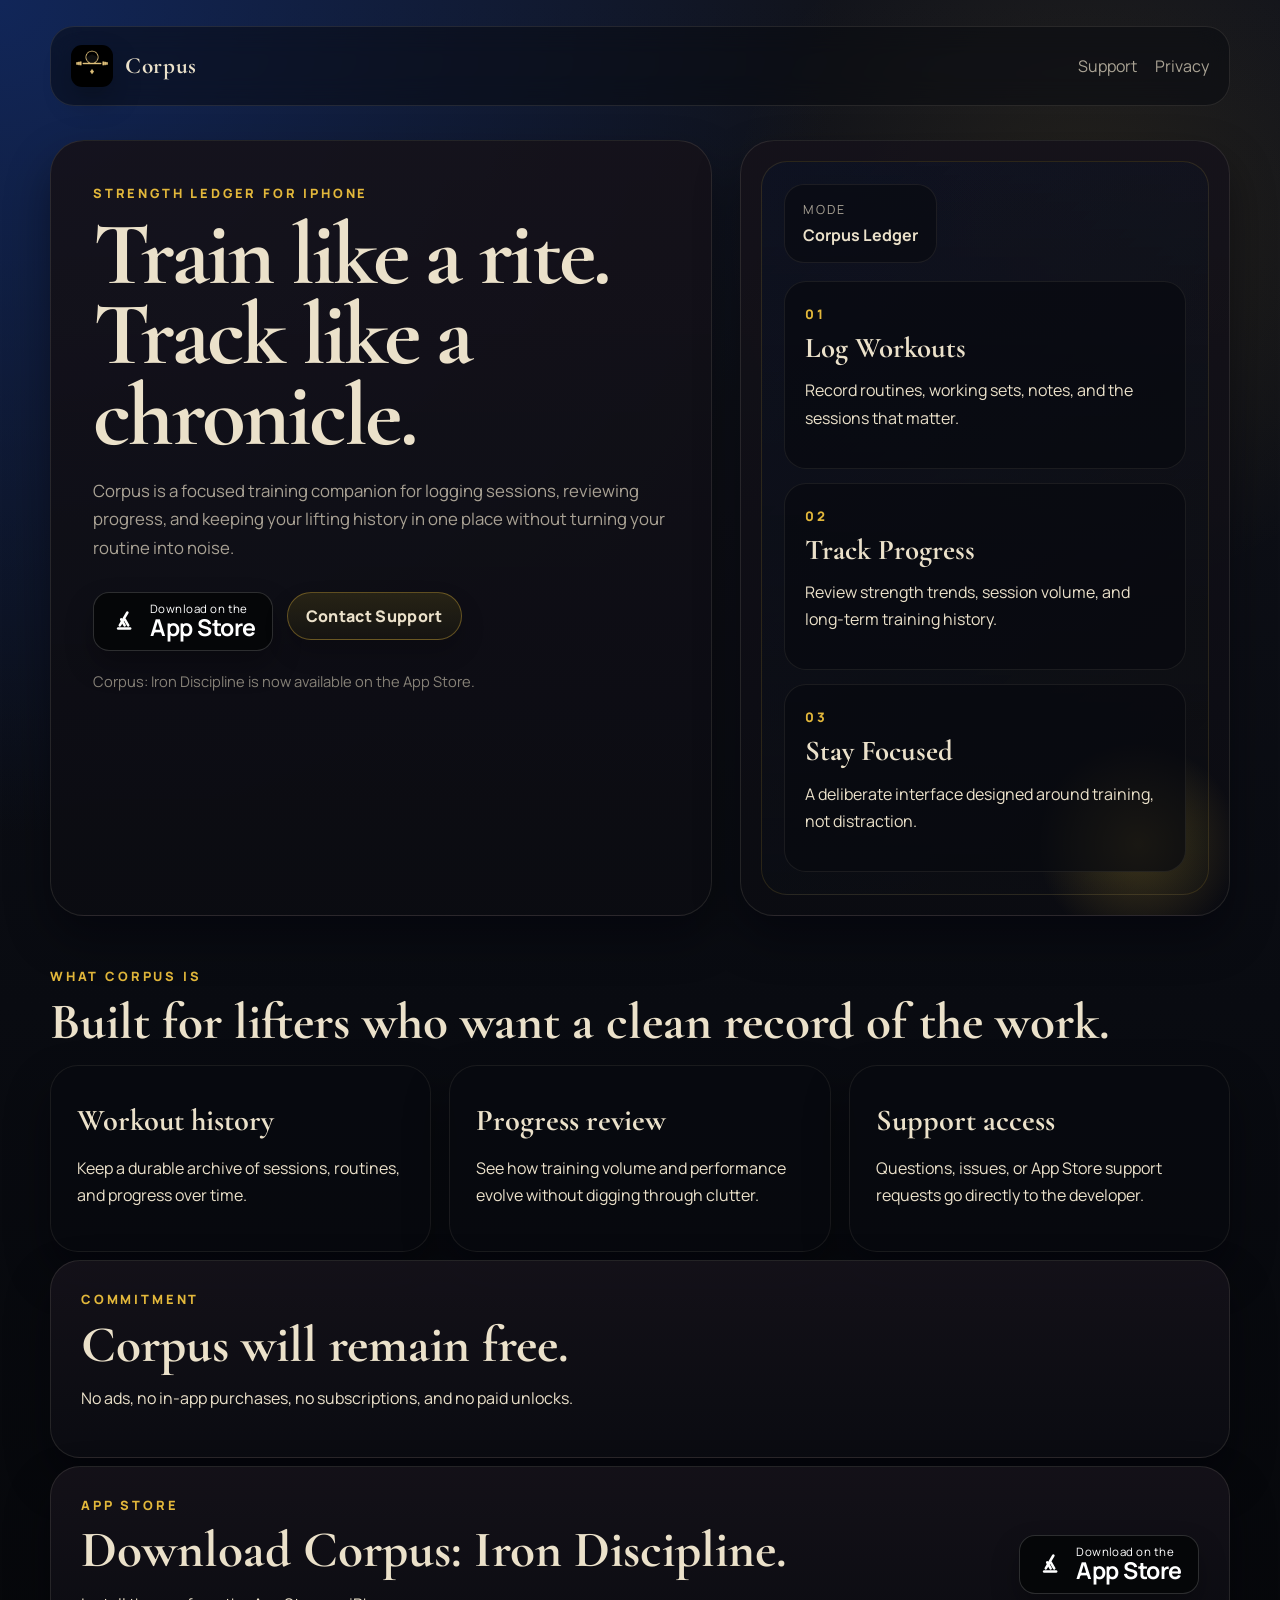
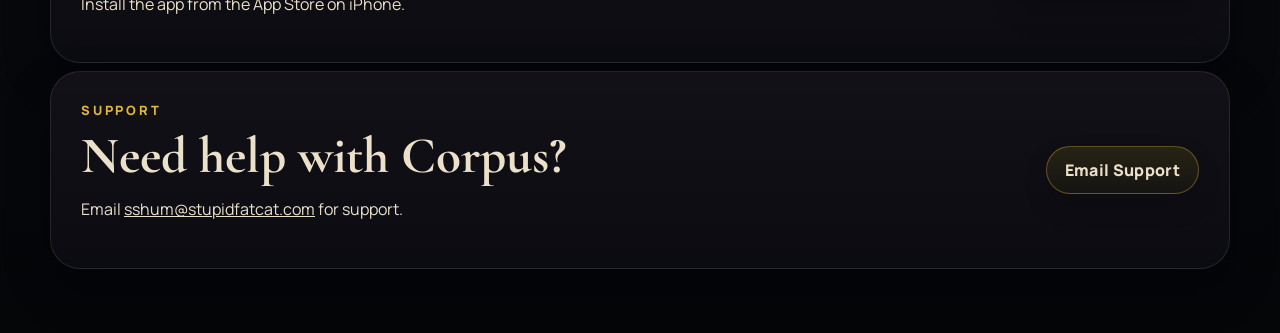
<file: index.html>
<!DOCTYPE html>
<html lang="en">
<head>
  <meta charset="UTF-8">
  <meta name="viewport" content="width=device-width, initial-scale=1.0">
  <title>Corpus</title>
  <meta
    name="description"
    content="Corpus is a ritual-styled strength training log for tracking workouts, progress, and recovery on iPhone."
  >
  <link rel="preconnect" href="https://fonts.googleapis.com">
  <link rel="preconnect" href="https://fonts.gstatic.com" crossorigin>
  <link
    href="https://fonts.googleapis.com/css2?family=Cormorant+Garamond:wght@500;600;700&family=Manrope:wght@400;500;600;700;800&display=swap"
    rel="stylesheet"
  >
  <link rel="stylesheet" href="./styles.css">
  <link rel="icon" type="image/png" href="./assets/app-icon.png">
</head>
<body>
  <div class="page-shell">
    <header class="hero">
      <nav class="topbar">
        <div class="brand-mark">
          <img src="./assets/app-icon.png" alt="Corpus app icon" class="brand-icon">
          <span class="brand-word">Corpus</span>
        </div>
        <div class="topbar-links">
          <a href="mailto:sshum@stupidfatcat.com">Support</a>
          <a href="./privacy.html">Privacy</a>
        </div>
      </nav>

      <section class="hero-grid">
        <div class="hero-copy">
          <p class="eyebrow">Strength Ledger for iPhone</p>
          <h1>Train like a rite.<br>Track like a chronicle.</h1>
          <p class="lede">
            Corpus is a focused training companion for logging sessions, reviewing progress,
            and keeping your lifting history in one place without turning your routine into noise.
          </p>
          <div class="hero-actions">
            <a
              class="app-store-badge"
              href="https://apps.apple.com/us/app/corpus-iron-discipline/id6760604438"
              target="_blank"
              rel="noreferrer"
              aria-label="Download Corpus: Iron Discipline on the App Store"
            >
              <svg viewBox="0 0 24 24" aria-hidden="true">
                <path d="M7 18.5h10.25"/>
                <path d="M8.4 15.7 14.9 4.7"/>
                <path d="M12.55 15.7 9.6 10.65"/>
                <path d="M15.6 15.7 12.75 10.8"/>
              </svg>
              <span class="badge-copy">
                <span class="badge-kicker">Download on the</span>
                <span class="badge-title">App Store</span>
              </span>
            </a>
            <a class="button primary" href="mailto:sshum@stupidfatcat.com">Contact Support</a>
          </div>
          <p class="meta">
            Corpus: Iron Discipline is now available on the App Store.
          </p>
        </div>

        <div class="hero-panel">
          <div class="panel-frame">
            <div class="panel-glow"></div>
            <div class="stat-card">
              <span class="stat-label">Mode</span>
              <strong>Corpus Ledger</strong>
            </div>
            <div class="feature-list">
              <article>
                <span>01</span>
                <h2>Log Workouts</h2>
                <p>Record routines, working sets, notes, and the sessions that matter.</p>
              </article>
              <article>
                <span>02</span>
                <h2>Track Progress</h2>
                <p>Review strength trends, session volume, and long-term training history.</p>
              </article>
              <article>
                <span>03</span>
                <h2>Stay Focused</h2>
                <p>A deliberate interface designed around training, not distraction.</p>
              </article>
            </div>
          </div>
        </div>
      </section>
    </header>

    <main>
      <section class="section">
        <div class="section-heading">
          <p class="eyebrow">What Corpus Is</p>
          <h2>Built for lifters who want a clean record of the work.</h2>
        </div>
        <div class="card-grid">
          <article class="info-card">
            <h3>Workout history</h3>
            <p>Keep a durable archive of sessions, routines, and progress over time.</p>
          </article>
          <article class="info-card">
            <h3>Progress review</h3>
            <p>See how training volume and performance evolve without digging through clutter.</p>
          </article>
          <article class="info-card">
            <h3>Support access</h3>
            <p>Questions, issues, or App Store support requests go directly to the developer.</p>
          </article>
        </div>
      </section>

      <section class="section support-strip">
        <div>
          <p class="eyebrow">Commitment</p>
          <h2>Corpus will remain free.</h2>
          <p>No ads, no in-app purchases, no subscriptions, and no paid unlocks.</p>
        </div>
      </section>

      <section class="section support-strip">
        <div>
          <p class="eyebrow">App Store</p>
          <h2>Download Corpus: Iron Discipline.</h2>
          <p>Install the app from the App Store on iPhone.</p>
        </div>
        <a
          class="app-store-badge"
          href="https://apps.apple.com/us/app/corpus-iron-discipline/id6760604438"
          target="_blank"
          rel="noreferrer"
          aria-label="Download Corpus: Iron Discipline on the App Store"
        >
          <svg viewBox="0 0 24 24" aria-hidden="true">
            <path d="M7 18.5h10.25"/>
            <path d="M8.4 15.7 14.9 4.7"/>
            <path d="M12.55 15.7 9.6 10.65"/>
            <path d="M15.6 15.7 12.75 10.8"/>
          </svg>
          <span class="badge-copy">
            <span class="badge-kicker">Download on the</span>
            <span class="badge-title">App Store</span>
          </span>
        </a>
      </section>

      <section class="section support-strip">
        <div>
          <p class="eyebrow">Support</p>
          <h2>Need help with Corpus?</h2>
          <p>Email <a href="mailto:sshum@stupidfatcat.com">sshum@stupidfatcat.com</a> for support.</p>
        </div>
        <a class="button primary" href="mailto:sshum@stupidfatcat.com">Email Support</a>
      </section>
    </main>
  </div>
</body>
</html>
</file>
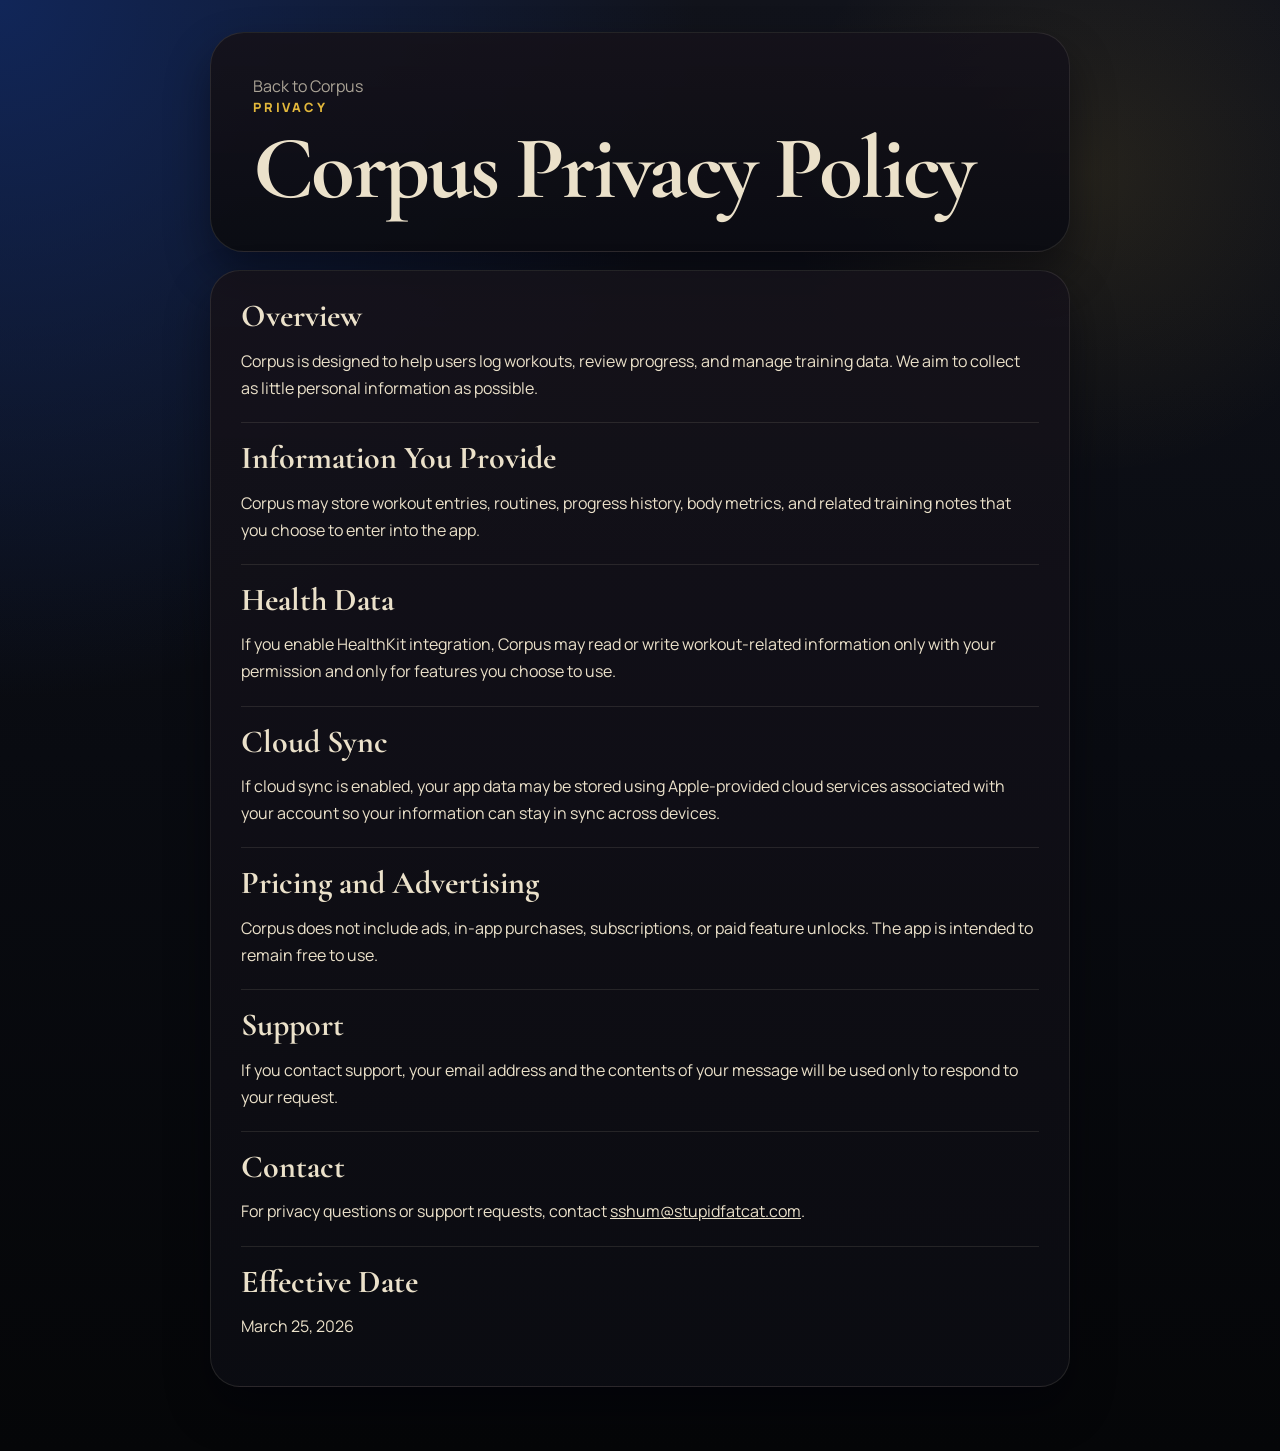
<file: privacy.html>
<!DOCTYPE html>
<html lang="en">
<head>
  <meta charset="UTF-8">
  <meta name="viewport" content="width=device-width, initial-scale=1.0">
  <title>Corpus Privacy Policy</title>
  <meta
    name="description"
    content="Privacy policy for Corpus."
  >
  <link rel="preconnect" href="https://fonts.googleapis.com">
  <link rel="preconnect" href="https://fonts.gstatic.com" crossorigin>
  <link
    href="https://fonts.googleapis.com/css2?family=Cormorant+Garamond:wght@500;600;700&family=Manrope:wght@400;500;600;700;800&display=swap"
    rel="stylesheet"
  >
  <link rel="stylesheet" href="./styles.css">
</head>
<body>
  <div class="page-shell narrow-shell">
    <header class="subpage-header">
      <a class="back-link" href="./index.html">Back to Corpus</a>
      <p class="eyebrow">Privacy</p>
      <h1>Corpus Privacy Policy</h1>
    </header>

    <main class="policy-card">
      <section>
        <h2>Overview</h2>
        <p>
          Corpus is designed to help users log workouts, review progress, and manage training data.
          We aim to collect as little personal information as possible.
        </p>
      </section>

      <section>
        <h2>Information You Provide</h2>
        <p>
          Corpus may store workout entries, routines, progress history, body metrics, and related
          training notes that you choose to enter into the app.
        </p>
      </section>

      <section>
        <h2>Health Data</h2>
        <p>
          If you enable HealthKit integration, Corpus may read or write workout-related information
          only with your permission and only for features you choose to use.
        </p>
      </section>

      <section>
        <h2>Cloud Sync</h2>
        <p>
          If cloud sync is enabled, your app data may be stored using Apple-provided cloud services
          associated with your account so your information can stay in sync across devices.
        </p>
      </section>

      <section>
        <h2>Pricing and Advertising</h2>
        <p>
          Corpus does not include ads, in-app purchases, subscriptions, or paid feature unlocks.
          The app is intended to remain free to use.
        </p>
      </section>

      <section>
        <h2>Support</h2>
        <p>
          If you contact support, your email address and the contents of your message will be used
          only to respond to your request.
        </p>
      </section>

      <section>
        <h2>Contact</h2>
        <p>
          For privacy questions or support requests, contact
          <a href="mailto:sshum@stupidfatcat.com">sshum@stupidfatcat.com</a>.
        </p>
      </section>

      <section>
        <h2>Effective Date</h2>
        <p>March 25, 2026</p>
      </section>
    </main>
  </div>
</body>
</html>
</file>
<file: styles.css>
:root {
  --bg: #090b11;
  --bg-top: #11285f;
  --bg-panel: rgba(24, 19, 26, 0.9);
  --bg-panel-strong: rgba(15, 14, 20, 0.94);
  --text: #ebe1ca;
  --muted: rgba(235, 225, 202, 0.7);
  --gold: #e3b83b;
  --gold-soft: rgba(227, 184, 59, 0.16);
  --line: rgba(235, 225, 202, 0.11);
  --shadow: rgba(2, 3, 8, 0.45);
  --max-width: 1180px;
}

* {
  box-sizing: border-box;
}

html {
  scroll-behavior: smooth;
}

body {
  margin: 0;
  min-height: 100vh;
  color: var(--text);
  background:
    radial-gradient(circle at top left, rgba(17, 40, 95, 0.9), transparent 36%),
    radial-gradient(circle at 85% 12%, rgba(227, 184, 59, 0.1), transparent 18%),
    linear-gradient(180deg, #11131b 0%, var(--bg) 52%, #050608 100%);
  font-family: "Manrope", sans-serif;
}

body::before {
  content: "";
  position: fixed;
  inset: 0;
  pointer-events: none;
  background-image:
    linear-gradient(rgba(255, 255, 255, 0.03) 1px, transparent 1px),
    linear-gradient(90deg, rgba(255, 255, 255, 0.03) 1px, transparent 1px);
  background-size: 44px 44px;
  mask-image: linear-gradient(180deg, rgba(0, 0, 0, 0.3), black 25%, transparent 100%);
  opacity: 0.18;
}

a {
  color: inherit;
}

.page-shell {
  width: min(calc(100% - 32px), var(--max-width));
  margin: 0 auto;
  padding: 20px 0 64px;
}

.narrow-shell {
  max-width: 860px;
}

.topbar,
.hero-grid,
.card-grid,
.support-strip {
  animation: rise 700ms ease both;
}

.topbar {
  display: flex;
  align-items: center;
  justify-content: space-between;
  gap: 16px;
  padding: 18px 20px;
  border: 1px solid var(--line);
  border-radius: 24px;
  background: rgba(8, 10, 16, 0.52);
  backdrop-filter: blur(14px);
}

.brand-mark {
  display: flex;
  align-items: center;
  gap: 12px;
}

.brand-icon {
  width: 42px;
  height: 42px;
  border-radius: 11px;
  box-shadow: 0 14px 28px rgba(0, 0, 0, 0.25);
}

.brand-word,
h1,
h2,
h3 {
  font-family: "Cormorant Garamond", serif;
}

.brand-word {
  font-size: 1.45rem;
  font-weight: 700;
  letter-spacing: 0.03em;
}

.topbar-links {
  display: flex;
  align-items: center;
  gap: 18px;
}

.topbar-links a,
.back-link {
  color: var(--muted);
  text-decoration: none;
}

.topbar-links a:hover,
.back-link:hover,
.support-strip a:hover {
  color: var(--gold);
}

.hero {
  padding-top: 6px;
}

.hero-grid {
  display: grid;
  grid-template-columns: 1.15fr 0.85fr;
  gap: 28px;
  padding: 34px 0 18px;
}

.hero-copy,
.hero-panel,
.info-card,
.support-strip,
.policy-card,
.subpage-header {
  border: 1px solid var(--line);
  background: linear-gradient(180deg, rgba(21, 18, 26, 0.92), rgba(11, 12, 18, 0.96));
  box-shadow: 0 22px 44px var(--shadow);
}

.hero-copy,
.subpage-header {
  border-radius: 34px;
  padding: 42px;
}

.eyebrow {
  margin: 0 0 10px;
  color: var(--gold);
  font-size: 0.8rem;
  font-weight: 800;
  letter-spacing: 0.22em;
  text-transform: uppercase;
}

h1 {
  margin: 0;
  font-size: clamp(3.4rem, 7vw, 5.7rem);
  line-height: 0.9;
  letter-spacing: -0.03em;
}

.lede {
  max-width: 44rem;
  margin: 20px 0 0;
  color: var(--muted);
  font-size: 1.05rem;
  line-height: 1.7;
}

.hero-actions {
  display: flex;
  flex-wrap: wrap;
  align-items: flex-start;
  gap: 14px;
  margin-top: 30px;
}

.button {
  display: inline-flex;
  align-items: center;
  justify-content: center;
  min-height: 48px;
  padding: 0 18px;
  border-radius: 999px;
  text-decoration: none;
  font-weight: 800;
  letter-spacing: 0.02em;
  transition: transform 180ms ease, box-shadow 180ms ease, border-color 180ms ease;
}

.button:hover {
  transform: translateY(-1px);
}

.button.primary {
  color: var(--text);
  border: 1px solid rgba(227, 184, 59, 0.36);
  background:
    linear-gradient(180deg, rgba(227, 184, 59, 0.14), rgba(227, 184, 59, 0.06)),
    rgba(8, 10, 16, 0.9);
  box-shadow: 0 12px 24px rgba(0, 0, 0, 0.18);
}

.button.secondary {
  border: 1px solid rgba(227, 184, 59, 0.32);
  background: rgba(227, 184, 59, 0.08);
  color: var(--text);
}

.app-store-badge {
  display: inline-flex;
  align-items: center;
  gap: 12px;
  min-height: 58px;
  padding: 10px 16px;
  border: 1px solid rgba(255, 255, 255, 0.16);
  border-radius: 16px;
  background: #050608;
  color: #fff;
  text-decoration: none;
  box-shadow: 0 14px 28px rgba(0, 0, 0, 0.28);
  transition: transform 180ms ease, box-shadow 180ms ease, border-color 180ms ease;
}

.app-store-badge:hover {
  transform: translateY(-1px);
  border-color: rgba(255, 255, 255, 0.28);
  box-shadow: 0 18px 34px rgba(0, 0, 0, 0.32);
  color: #fff;
}

.app-store-badge svg {
  width: 28px;
  height: 28px;
  fill: none;
  stroke: currentColor;
  stroke-width: 2.2;
  stroke-linecap: round;
  stroke-linejoin: round;
  flex: 0 0 auto;
}

.badge-copy {
  display: flex;
  flex-direction: column;
  line-height: 1.05;
}

.badge-kicker {
  font-size: 0.72rem;
  letter-spacing: 0.04em;
}

.badge-title {
  font-size: 1.45rem;
  font-weight: 700;
  letter-spacing: -0.02em;
}

.meta {
  margin-top: 18px;
  color: rgba(235, 225, 202, 0.55);
  font-size: 0.92rem;
}

.hero-panel {
  position: relative;
  overflow: hidden;
  border-radius: 34px;
  padding: 20px;
}

.panel-frame {
  position: relative;
  min-height: 100%;
  padding: 22px;
  border-radius: 26px;
  border: 1px solid rgba(227, 184, 59, 0.14);
  background:
    linear-gradient(180deg, rgba(9, 11, 17, 0.42), rgba(9, 11, 17, 0.74)),
    linear-gradient(135deg, rgba(17, 40, 95, 0.3), rgba(227, 184, 59, 0.05));
}

.panel-glow {
  position: absolute;
  inset: auto -40px -60px auto;
  width: 220px;
  height: 220px;
  border-radius: 50%;
  background: radial-gradient(circle, rgba(227, 184, 59, 0.24), transparent 65%);
}

.stat-card {
  display: inline-flex;
  flex-direction: column;
  gap: 6px;
  padding: 16px 18px;
  border-radius: 20px;
  background: rgba(9, 11, 17, 0.68);
  border: 1px solid rgba(235, 225, 202, 0.08);
}

.stat-label {
  color: var(--muted);
  font-size: 0.78rem;
  letter-spacing: 0.18em;
  text-transform: uppercase;
}

.feature-list {
  display: grid;
  gap: 14px;
  margin-top: 18px;
}

.feature-list article,
.info-card {
  position: relative;
  padding: 20px;
  border-radius: 22px;
  background: rgba(8, 10, 16, 0.68);
  border: 1px solid rgba(235, 225, 202, 0.08);
}

.feature-list span {
  color: var(--gold);
  font-size: 0.82rem;
  font-weight: 800;
  letter-spacing: 0.2em;
}

h2 {
  margin: 0;
  font-size: clamp(2rem, 4vw, 3.4rem);
  line-height: 0.95;
}

h3 {
  margin: 10px 0 8px;
  font-size: 1.9rem;
}

.feature-list h2 {
  margin-top: 10px;
  font-size: 1.8rem;
}

p {
  line-height: 1.7;
}

.section {
  padding-top: 24px;
  margin-top: 8px;
}

.section-heading {
  margin-bottom: 18px;
}

.card-grid {
  display: grid;
  grid-template-columns: repeat(3, minmax(0, 1fr));
  gap: 18px;
}

.info-card {
  border-radius: 28px;
  padding: 26px;
}

.support-strip {
  display: flex;
  align-items: center;
  justify-content: space-between;
  gap: 18px;
  border-radius: 30px;
  padding: 28px 30px;
}

.subpage-header {
  margin-top: 12px;
}

.policy-card {
  margin-top: 18px;
  border-radius: 30px;
  padding: 30px;
}

.policy-card section + section {
  margin-top: 20px;
  padding-top: 20px;
  border-top: 1px solid var(--line);
}

.policy-card h2 {
  font-size: 2rem;
  margin-bottom: 8px;
}

@keyframes rise {
  from {
    opacity: 0;
    transform: translateY(16px);
  }
  to {
    opacity: 1;
    transform: translateY(0);
  }
}

@media (max-width: 900px) {
  .hero-grid,
  .card-grid,
  .support-strip {
    grid-template-columns: 1fr;
    flex-direction: column;
    align-items: flex-start;
  }

  .hero-copy,
  .subpage-header,
  .policy-card {
    padding: 28px;
  }

  h1 {
    font-size: clamp(2.8rem, 14vw, 4.4rem);
  }
}

@media (max-width: 640px) {
  .page-shell {
    width: min(calc(100% - 20px), var(--max-width));
    padding-bottom: 42px;
  }

  .topbar {
    flex-direction: column;
    align-items: flex-start;
  }

  .topbar-links {
    gap: 14px;
  }

  .hero-copy,
  .hero-panel,
  .info-card,
  .support-strip,
  .subpage-header,
  .policy-card {
    border-radius: 24px;
  }
}
</file>
